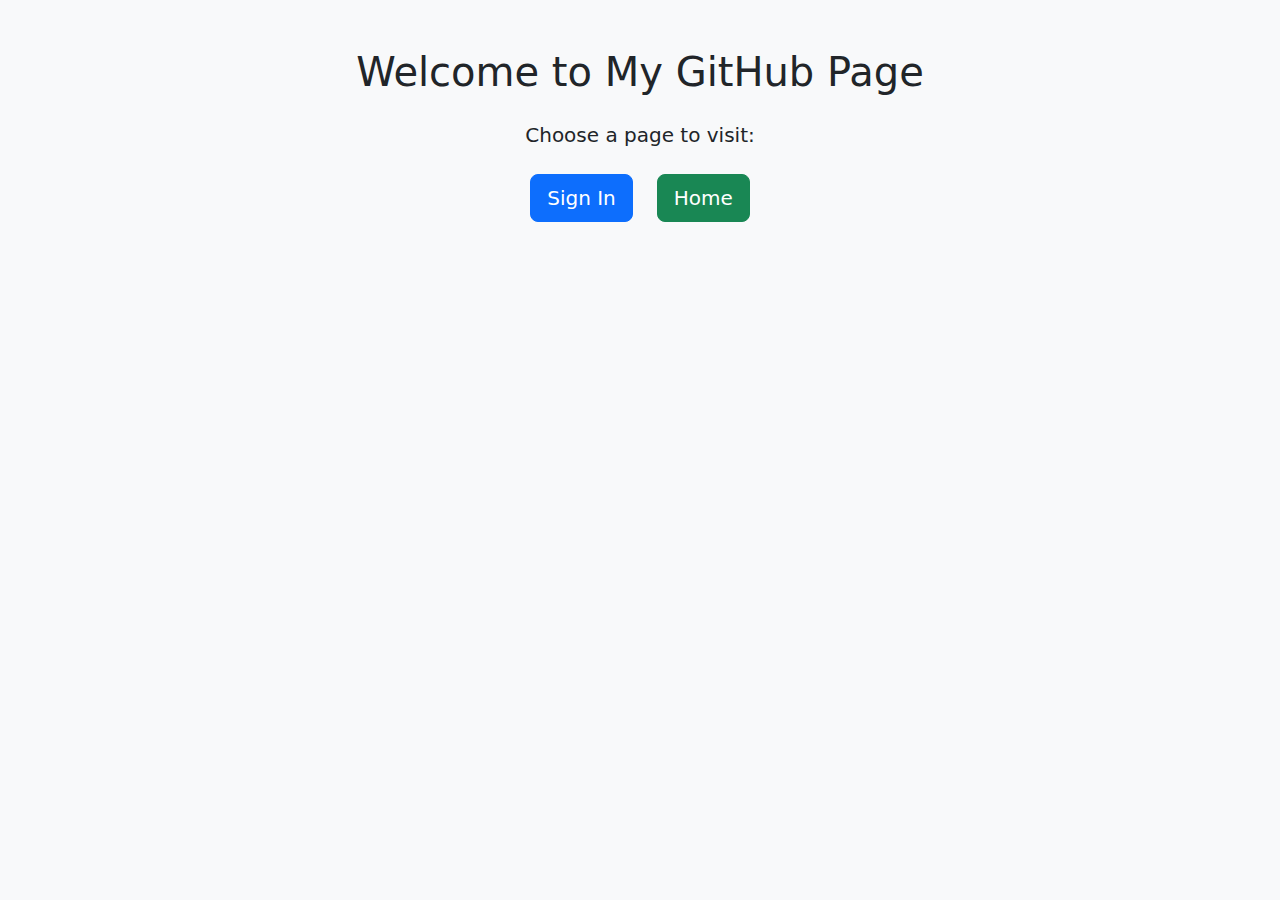
<file: index.html>
<!DOCTYPE html>
<html lang="en">
<head>
  <meta charset="UTF-8">
  <meta name="viewport" content="width=device-width, initial-scale=1">
  <title>Welcome to My Site</title>
  <link href="https://cdn.jsdelivr.net/npm/bootstrap@5.3.3/dist/css/bootstrap.min.css" rel="stylesheet">
</head>
<body class="bg-light text-center py-5">

  <div class="container">
    <h1 class="mb-4">Welcome to My GitHub Page</h1>
    <p class="lead">Choose a page to visit:</p>

    <div class="d-flex justify-content-center gap-4 mt-4">
      <a href="signin.html" class="btn btn-primary btn-lg">Sign In</a>
      <a href="home.html" class="btn btn-success btn-lg">Home</a>
    </div>
  </div>

</body>
</html>
</file>
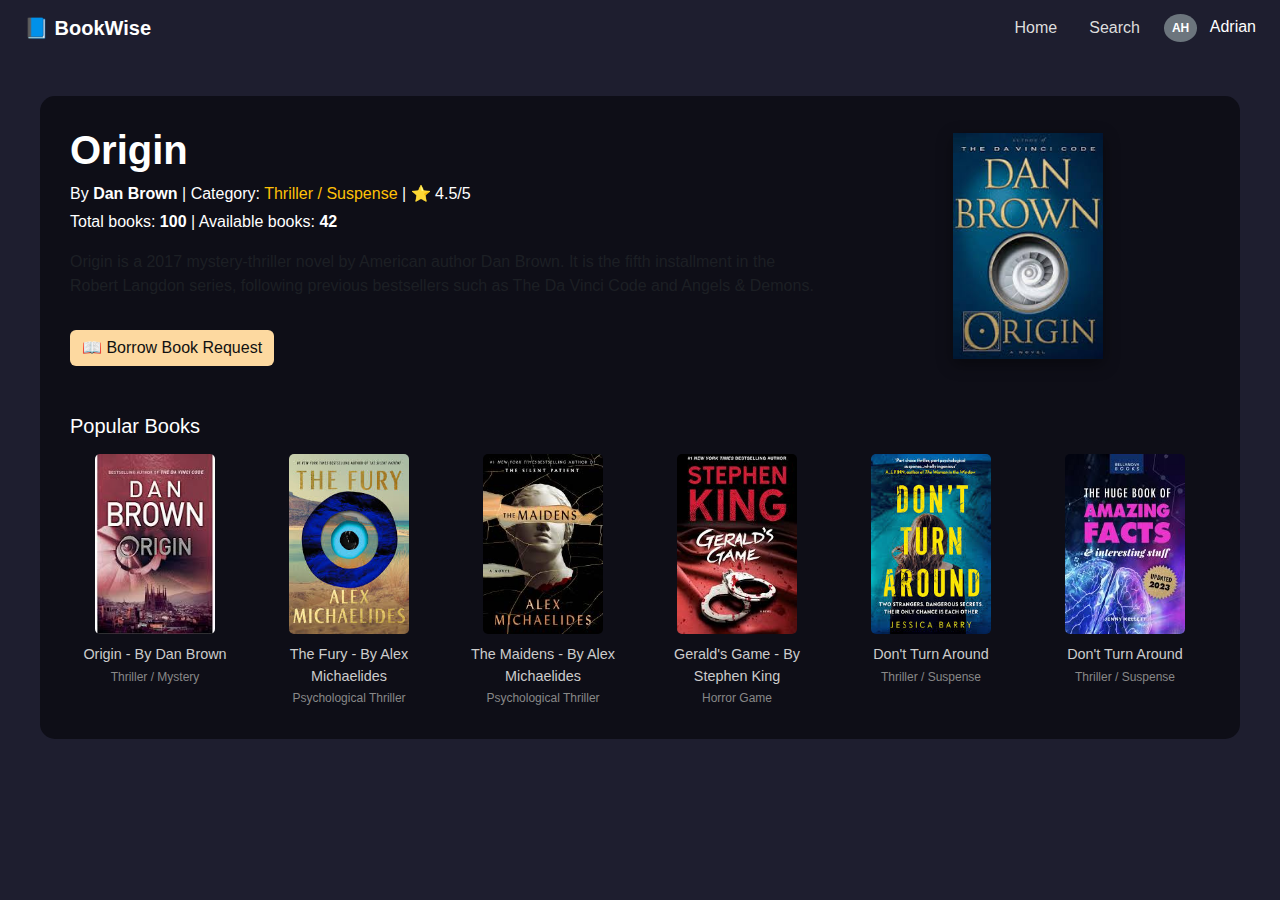
<file: home.html>
<!DOCTYPE html>
<html lang="en">
<head>
  <meta charset="UTF-8" />
  <meta name="viewport" content="width=device-width, initial-scale=1" />
  <title>BookWise Home</title>
  <link href="https://cdn.jsdelivr.net/npm/bootstrap@5.3.3/dist/css/bootstrap.min.css" rel="stylesheet">
  <link rel="stylesheet" href="css/home.css" />
</head>
<body>

<!-- Navigation -->
<nav class="navbar navbar-expand-lg px-4">
  <a class="navbar-brand text-white fw-bold" href="#">📘 BookWise</a>
  <div class="ms-auto">
    <ul class="navbar-nav align-items-center">
      <li class="nav-item me-3"><a class="nav-link" href="#">Home</a></li>
      <li class="nav-item me-3"><a class="nav-link" href="#">Search</a></li>
      <li class="nav-item">
        <span class="badge bg-secondary rounded-circle p-2">AH</span>
        <span class="text-white ms-2">Adrian</span>
      </li>
    </ul>
  </div>
</nav>

<!-- Main Content -->
<div class="main-container">

  <!-- Book Intro -->
  <div class="row align-items-center mb-5">
    <div class="col-md-8">
      <h1 class="fw-bold">Origin</h1>
      <p class="mb-1">By <strong>Dan Brown</strong> | Category: <span class="text-warning">Thriller / Suspense</span> | ⭐ 4.5/5</p>
      <p>Total books: <strong>100</strong> | Available books: <strong>42</strong></p>
      <p class="text-muted">Origin is a 2017 mystery-thriller novel by American author Dan Brown. It is the fifth installment in the Robert Langdon series, following previous bestsellers such as The Da Vinci Code and Angels & Demons.</p>
      <button class="btn btn-book mt-3">📖 Borrow Book Request</button>
    </div>
    <div class="col-md-4 text-center">
      <img src="img/Dan Brown origin.jpeg" alt="Origin Book Cover" class="book-cover">
    </div>
  </div>

  <!-- Popular Books Section -->
  <h5 class="mb-3">Popular Books</h5>
  <div class="row g-4">

    <div class="col-6 col-md-2 popular-book">
      <img src="img/origin.jpeg" alt="Origin">
      <div>Origin - By Dan Brown<br><small>Thriller / Mystery</small></div>
    </div>

    <div class="col-6 col-md-2 popular-book">
      <img src="img/the fury.jpeg" alt="The Fury">
      <div>The Fury - By Alex Michaelides<br><small>Psychological Thriller</small></div>
    </div>

    <div class="col-6 col-md-2 popular-book">
      <img src="img/maidens.jpeg" alt="The Maidens">
      <div>The Maidens - By Alex Michaelides<br><small>Psychological Thriller</small></div>
    </div>

    <div class="col-6 col-md-2 popular-book">
      <img src="img/grald.jpeg" alt="Gerald's Game">
      <div>Gerald's Game - By Stephen King<br><small>Horror Game</small></div>
    </div>

    <div class="col-6 col-md-2 popular-book">
      <img src="img/turn around.jpeg" alt="Don't Turn Around">
      <div>Don't Turn Around<br><small>Thriller / Suspense</small></div>
    </div>

    <div class="col-6 col-md-2 popular-book">
      <img src="img/amazing facts.jpeg" alt="Facts">
      <div>Don't Turn Around<br><small>Thriller / Suspense</small></div>
    </div>

  </div>

</div>

</body>
</html>
</file>
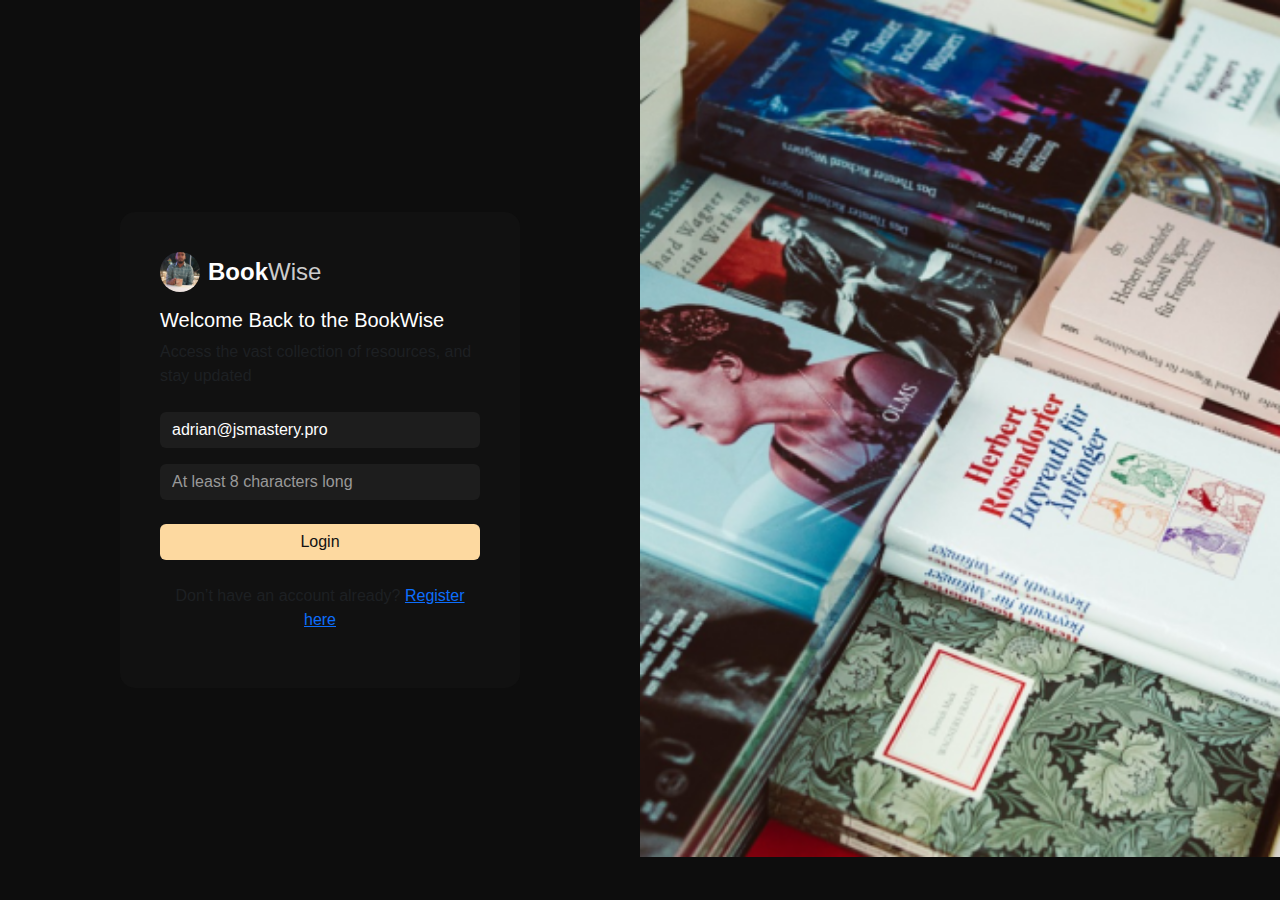
<file: signin.html>
<!DOCTYPE html>
<html lang="en">
<head>
  <meta charset="UTF-8" />
  <meta name="viewport" content="width=device-width, initial-scale=1" />
  <title>BookWise Login</title>
  <link href="https://cdn.jsdelivr.net/npm/bootstrap@5.3.3/dist/css/bootstrap.min.css" rel="stylesheet">
  <link rel="stylesheet" href="css/signin.css" />
  <style>
    .right-image img {
      object-fit: cover;
      height: 100%;
      width: 100%;
    }
    .right-image {
      height: 100%;
    }
  </style>
</head>
<body>

<div class="container-fluid g-0">
  <div class="row g-0 min-vh-100">
    
    <!-- Left: Login Form -->
    <div class="col-12 col-md-6 d-flex justify-content-center align-items-center">
      <div class="login-box text-white">
        <div class="d-flex align-items-center mb-3">
          <img src="img/asad1.jpg" alt="user" class="brand-logo me-2">
          <h4 class="mb-0"><strong>Book</strong><span style="color:#ccc;">Wise</span></h4>
        </div>
        <h5 class="mb-2">Welcome Back to the BookWise</h5>
        <p class="text-muted mb-4">Access the vast collection of resources, and stay updated</p>

        <form>
          <div class="mb-3">
            <input type="email" class="form-control" placeholder="Email" value="adrian@jsmastery.pro">
          </div>
          <div class="mb-4">
            <input type="password" class="form-control" placeholder="At least 8 characters long">
          </div>
          <button type="submit" class="btn login-btn w-100">Login</button>
        </form>

        <p class="mt-4 text-center text-muted">Don’t have an account already? <a href="#">Register here</a></p>
      </div>
    </div>

    <!-- Right: Fullscreen Image -->
    <div class="col-12 col-md-6 right-image p-0">
      <img src="img/background.png" alt="login-bg">
    </div>

  </div>
</div>

</body>
</html>
</file>
<file: css/home.css>
body {
  background-color: #1e1e2f;
  color: white;
  font-family: 'Segoe UI', sans-serif;
}

.main-container {
  background-color: #0e0e17;
  border-radius: 15px;
  padding: 30px;
  margin: 40px auto;
  max-width: 1200px;
}

.nav-link {
  color: #ddd !important;
}

.nav-link:hover {
  color: #fdd9a0 !important;
}

.btn-book {
  background-color: #fdd9a0;
  color: #111;
  border: none;
}

.btn-book:hover {
  background-color: #eec98d;
}

.book-cover {
  width: 150px;
  height: auto;
  box-shadow: 0 5px 15px rgba(0,0,0,0.4);
  transition: transform 0.3s ease;
}

.book-cover:hover {
  transform: scale(1.05);
}

.popular-book img {
  width: 120px;
  height: 180px;
  object-fit: cover;
  border-radius: 5px;
  margin-bottom: 10px;
}

.popular-book {
  text-align: center;
  font-size: 0.9rem;
  color: #ccc;
}

.popular-book small {
  color: #888;
  font-size: 0.75rem;
}
</file>
<file: css/signin.css>
body {
  margin: 0;
  padding: 0;
  background-color: #0d0d0d;
  color: #fff;
  font-family: 'Segoe UI', sans-serif;
  overflow-x: hidden;
}

.login-box {
  background-color: #111;
  padding: 40px;
  border-radius: 15px;
  max-width: 400px;
  margin: auto;
}

.form-control {
  background-color: #1d1d1d;
  border: none;
  color: white;
}

.form-control::placeholder {
  color: #999;
}

.form-control:focus {
  background-color: #1d1d1d;
  color: white;
  box-shadow: none;
  border: 1px solid #333;
}

.login-btn {
  background-color: #fdd9a0;
  color: #111;
  border: none;
}

.login-btn:hover {
  background-color: #eec98d;
}

.brand-logo {
  width: 40px;
  height: 40px;
  border-radius: 50%;
  object-fit: cover;
}


.right-image img {
  object-fit: cover;
  height: 100vh;
  width: 100%;
}
</file>
